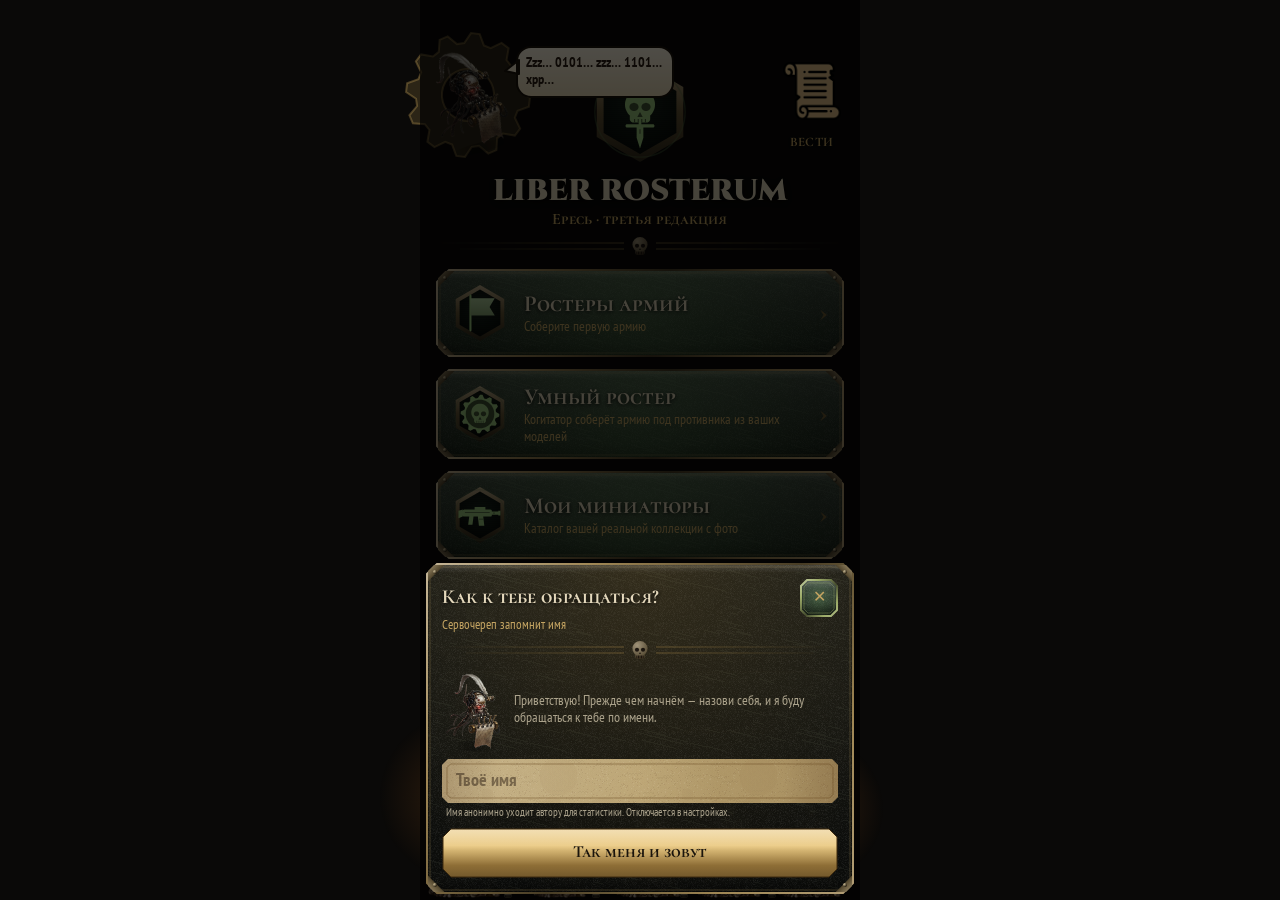
<file: index.html>
<!doctype html>
<html lang="ru">
<head>
<meta charset="utf-8">
<meta name="viewport" content="width=device-width, initial-scale=1, viewport-fit=cover, user-scalable=no">
<title>Liber Rosterum</title>
<!-- С главного экрана — как отдельное приложение, без панелей Safari -->
<link rel="manifest" href="manifest.webmanifest">
<link rel="apple-touch-icon" href="icons/icon-180.png">
<meta name="apple-mobile-web-app-capable" content="yes">
<meta name="mobile-web-app-capable" content="yes">
<meta name="apple-mobile-web-app-status-bar-style" content="black-translucent">
<meta name="apple-mobile-web-app-title" content="Liber Rosterum">
<meta name="theme-color" content="#0A0908">
<style>
  /* Страница закреплена на экране: iOS Safari иначе прокручивает её и сдвигает меню вверх */
  html, body { margin: 0; width: 100%; height: 100%; position: fixed; inset: 0; background: #0A0908; overflow: hidden; overscroll-behavior: none; touch-action: none; }
  /* Холст тоже закреплён: без этого на iPhone он уезжает вверх под системную строку */
  canvas { position: fixed; left: 0; top: 0; display: block; touch-action: none; user-select: none; -webkit-user-select: none; }
</style>
</head>
<body>
<canvas id="c"></canvas>
<input id="lrin" type="text" autocomplete="off" autocorrect="off" style="position:fixed;display:none;z-index:5;box-sizing:border-box;margin:0;border:1px solid #C9A55A;background:#F1E4C2;color:#2B1E12;font:18px sans-serif;padding:6px 10px;outline:none;">
<textarea id="lrta" autocomplete="off" style="position:fixed;display:none;z-index:5;box-sizing:border-box;margin:0;border:1px solid #C9A55A;background:#F1E4C2;color:#2B1E12;font:18px sans-serif;padding:6px 10px;outline:none;resize:none;"></textarea>
<script>
  // Безопасная зона (вырез, системная строка, полоса индикатора): меню сдвигается внутрь (см. lrshim.Shell)
  window.LRINSET = { top: 0, right: 0, bottom: 0, left: 0 };
  (function () {
    var probe = document.createElement('div');
    probe.style.cssText = 'position:fixed;left:0;top:0;width:0;height:0;visibility:hidden;pointer-events:none;' +
      'padding:env(safe-area-inset-top) env(safe-area-inset-right) env(safe-area-inset-bottom) env(safe-area-inset-left);';
    document.body.appendChild(probe);
    function measureInsets() {
      var cs = getComputedStyle(probe);
      window.LRINSET = {
        top: parseFloat(cs.paddingTop) || 0,
        right: parseFloat(cs.paddingRight) || 0,
        bottom: parseFloat(cs.paddingBottom) || 0,
        left: parseFloat(cs.paddingLeft) || 0
      };
    }
    measureInsets();
    window.addEventListener('resize', measureInsets);
    window.addEventListener('orientationchange', measureInsets);
  })();
  // Поле ввода подложки: нативный input на месте поля в канвасе (см. android.widget.EditText)
  window.lrEdit = function (x, y, w, h, value, hint, onText, onDone, multi) {
    var el = document.getElementById(multi ? 'lrta' : 'lrin');
    el.style.display = 'block';
    el.style.left = x + 'px';
    el.style.top = y + 'px';
    el.style.width = w + 'px';
    el.style.height = (multi ? Math.max(h, 96) : h) + 'px';
    el.value = value;
    el.placeholder = hint;
    el.oninput = function () { onText(el.value); };
    el.onkeydown = function (e) { if (e.key === (multi ? 'Escape' : 'Enter')) el.blur(); };
    el.onblur = function () {
      el.style.display = 'none';
      el.oninput = el.onblur = el.onkeydown = null;
      onDone();
    };
    el.focus();
  };
</script>
<div id="boot" style="position:fixed;left:0;right:0;top:45%;text-align:center;color:#C9A55A;font:16px sans-serif;padding:0 16px;">Загрузка…</div>
<script src="js/assets.js"></script>
<script src="js/books.js"></script>
<script src="js/photos.js"></script>
<script src="js/feeds.js"></script>
<script src="js/heraldmap.js"></script>
<script src="js/herald.js"></script>
<script src="js/engine.js"></script>
<script src="js/bsdata.js"></script>
<script>
(function () {
  // Подложка android.* рисует на этом холсте (см. full/NOTES.md)
  window.LRCANVAS = document.getElementById('c');
  window.LRIMG = {};
  // TeaVM без модулей: main — функция движка; она регистрирует запуск (lrStart)
  if (typeof main === 'function') main([]);

  // Шрифты из Android-ассетов под семействами, которые ждёт android.graphics.Typeface
  var fonts = [
    ['LRCinzel900', 'fonts/Cinzel-900.ttf'],
    ['LRCinzel700', 'fonts/Cinzel-700.ttf'],
    ['LRCormorant', 'fonts/CormorantSC-Bold.ttf'],
    ['LRPTBold', 'fonts/PT_Sans-Narrow-Web-Bold.ttf'],
    ['LRPTRegular', 'fonts/PT_Sans-Narrow-Web-Regular.ttf']
  ];
  var waits = fonts.map(function (f) {
    var ff = new FontFace(f[0], 'url(' + f[1] + ')');
    document.fonts.add(ff);
    return ff.load().catch(function () { });
  });
  // Картинки грузим заранее: android.graphics.BitmapFactory работает синхронно
  window.LR_ASSETS.forEach(function (p) {
    waits.push(new Promise(function (ok) {
      var im = new Image();
      im.onload = function () { window.LRIMG[p] = im; ok(); };
      im.onerror = function () { ok(); };
      im.src = p;
    }));
  });
  // Текстовые ассеты (фразы сервочерепа): lrshim.Assets читает их синхронно
  window.LRTEXT = {};
  window.LR_TEXT.forEach(function (name) {
    waits.push(fetch('assets/' + name).then(function (r) { return r.text(); }).then(function (t) {
      window.LRTEXT[name] = t;
    }).catch(function () { }));
  });
  // Фото миниатюр лежат в IndexedDB (web/js/photos.js); старые из localStorage переезжают туда же.
  // Кадры грузим в LRIMG под путём photo:<ключ>
  waits.push(window.lrPhotos.loadAll());

  // Касания → подложка: 0 вниз, 1 движение, 2 вверх, 3 отмена, 4 колесо, 5 щипок (коэффициент в window.lrPinchF), 6 конец щипка
  var el = window.LRCANVAS, down = false, pts = {}, pinching = false, ignore = false, d0 = 1;
  function send(kind, e) {
    if (!window.lrPtr) return;
    var r = el.getBoundingClientRect();
    window.lrPtr(kind, e.clientX - r.left, e.clientY - r.top);
  }
  function pinch(kind, x, y, f) {
    if (!window.lrPtr) return;
    var r = el.getBoundingClientRect();
    window.lrPinchF = f;
    window.lrPtr(kind, x - r.left, y - r.top);
  }
  function two() {
    var k = Object.keys(pts), a = pts[k[0]], b = pts[k[1]];
    return { x: (a.x + b.x) / 2, y: (a.y + b.y) / 2, d: Math.max(1, Math.hypot(a.x - b.x, a.y - b.y)) };
  }
  el.addEventListener('pointerdown', function (e) {
    down = true;
    pts[e.pointerId] = { x: e.clientX, y: e.clientY };
    if (Object.keys(pts).length === 2) { pinching = true; d0 = two().d; return; }
    if (Object.keys(pts).length > 2 || ignore) return;
    send(0, e);
  });
  el.addEventListener('pointermove', function (e) {
    if (pts[e.pointerId]) pts[e.pointerId] = { x: e.clientX, y: e.clientY };
    if (pinching) {
      if (Object.keys(pts).length < 2) return;
      var t = two();
      pinch(5, t.x, t.y, t.d / d0);
      d0 = t.d;
      return;
    }
    if (!ignore) send(1, e);
  });
  el.addEventListener('wheel', function (e) {
    if (!window.lrPtr) return;
    e.preventDefault();
    if (e.ctrlKey) { pinch(5, e.clientX, e.clientY, Math.exp(-e.deltaY * 0.01)); pinch(6, e.clientX, e.clientY, 1); return; }
    window.lrPtr(4, 0, e.deltaY);
  }, { passive: false });
  function end(kind, e) {
    delete pts[e.pointerId];
    var n = Object.keys(pts).length;
    if (pinching) {
      if (n < 2) { pinching = false; ignore = true; pinch(6, e.clientX, e.clientY, 1); send(2, e); }
    } else if (!ignore) {
      send(kind, e);
    }
    if (n === 0) { down = false; ignore = false; }
  }
  el.addEventListener('pointerup', function (e) { end(2, e); });
  el.addEventListener('pointercancel', function (e) { end(3, e); });

  function status(t) { var el = document.getElementById('boot'); if (el) el.textContent = t; }
  Promise.all(waits).then(function () {
    status('Каталоги BSData…');
    return window.lrLoadData();
  }).catch(function (e) {
    // без сети и без кеша — играем без каталогов (фракции пустые)
    status('Каталоги не загружены: ' + e.message);
    window.LRDATA = null;
  }).then(function () {
    var el = document.getElementById('boot');
    if (el) el.style.display = 'none';
    if (window.lrStart) window.lrStart();
  });
})();
// ?diag — замеры экрана поверх интерфейса: понять, почему что-то не так на конкретном телефоне
if (/[?&]diag/.test(location.search)) {
  (function () {
    var box = document.createElement('div');
    box.style.cssText = 'position:fixed;left:8px;right:8px;top:64px;z-index:9;padding:8px;background:#000c;color:#7f7;font:13px monospace;white-space:pre-wrap;pointer-events:none;';
    document.body.appendChild(box);
    setInterval(function () {
      var c = window.LRCANVAS, v = window.visualViewport, r = c.getBoundingClientRect(), i = window.LRINSET;
      box.textContent = 'dpr ' + window.devicePixelRatio + '\ncanvas ' + c.width + 'x' + c.height + '\ncss ' + r.width + 'x' + r.height + ' top ' + r.top + ' scrollY ' + window.scrollY +
        '\ninner ' + window.innerWidth + 'x' + window.innerHeight + '\nvv ' + (v ? v.width + 'x' + v.height + ' scale ' + v.scale : '-') +
        '\ninset ' + i.top + ' ' + i.bottom + '\nstandalone ' + (window.navigator.standalone === true);
    }, 500);
  })();
}
</script>
</body>
</html>
</file>
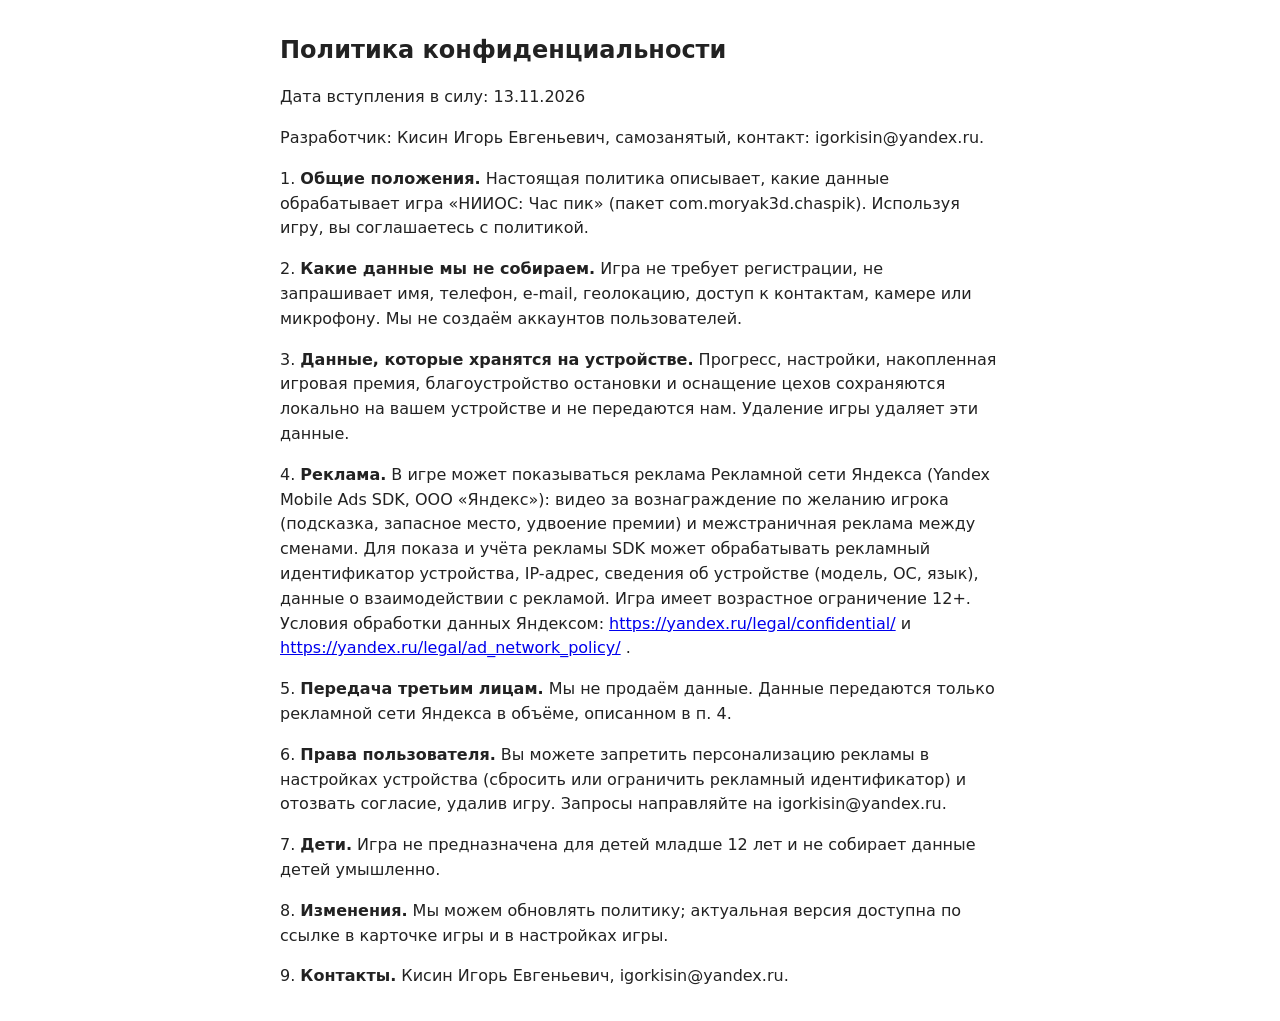
<file: privacy/chaspik/index.html>
<!doctype html><html lang="ru"><head><meta charset="utf-8"><meta name="viewport" content="width=device-width,initial-scale=1"><title>Политика конфиденциальности: НИИОС: Час пик</title><style>body{font:16px/1.55 system-ui,sans-serif;max-width:720px;margin:2rem auto;padding:0 16px;color:#222}h1{font-size:1.5rem}</style></head><body>
<h1>Политика конфиденциальности</h1>
<p>Дата вступления в силу: 13.11.2026</p>
<p>Разработчик: Кисин Игорь Евгеньевич, самозанятый, контакт: igorkisin@yandex.ru.</p>
<p>1. <strong>Общие положения.</strong> Настоящая политика описывает, какие данные обрабатывает игра &#171;НИИОС: Час пик&#187; (пакет com.moryak3d.chaspik). Используя игру, вы соглашаетесь с политикой.</p>
<p>2. <strong>Какие данные мы не собираем.</strong> Игра не требует регистрации, не запрашивает имя, телефон, e-mail, геолокацию, доступ к контактам, камере или микрофону. Мы не создаём аккаунтов пользователей.</p>
<p>3. <strong>Данные, которые хранятся на устройстве.</strong> Прогресс, настройки, накопленная игровая премия, благоустройство остановки и оснащение цехов сохраняются локально на вашем устройстве и не передаются нам. Удаление игры удаляет эти данные.</p>
<p>4. <strong>Реклама.</strong> В игре может показываться реклама Рекламной сети Яндекса (Yandex Mobile Ads SDK, ООО &#171;Яндекс&#187;): видео за вознаграждение по желанию игрока (подсказка, запасное место, удвоение премии) и межстраничная реклама между сменами. Для показа и учёта рекламы SDK может обрабатывать рекламный идентификатор устройства, IP-адрес, сведения об устройстве (модель, ОС, язык), данные о взаимодействии с рекламой. Игра имеет возрастное ограничение 12+. Условия обработки данных Яндексом: <a href="https://yandex.ru/legal/confidential/">https://yandex.ru/legal/confidential/</a> и <a href="https://yandex.ru/legal/ad_network_policy/">https://yandex.ru/legal/ad_network_policy/</a> .</p>
<p>5. <strong>Передача третьим лицам.</strong> Мы не продаём данные. Данные передаются только рекламной сети Яндекса в объёме, описанном в п. 4.</p>
<p>6. <strong>Права пользователя.</strong> Вы можете запретить персонализацию рекламы в настройках устройства (сбросить или ограничить рекламный идентификатор) и отозвать согласие, удалив игру. Запросы направляйте на igorkisin@yandex.ru.</p>
<p>7. <strong>Дети.</strong> Игра не предназначена для детей младше 12 лет и не собирает данные детей умышленно.</p>
<p>8. <strong>Изменения.</strong> Мы можем обновлять политику; актуальная версия доступна по ссылке в карточке игры и в настройках игры.</p>
<p>9. <strong>Контакты.</strong> Кисин Игорь Евгеньевич, igorkisin@yandex.ru.</p>
</body></html>
</file>
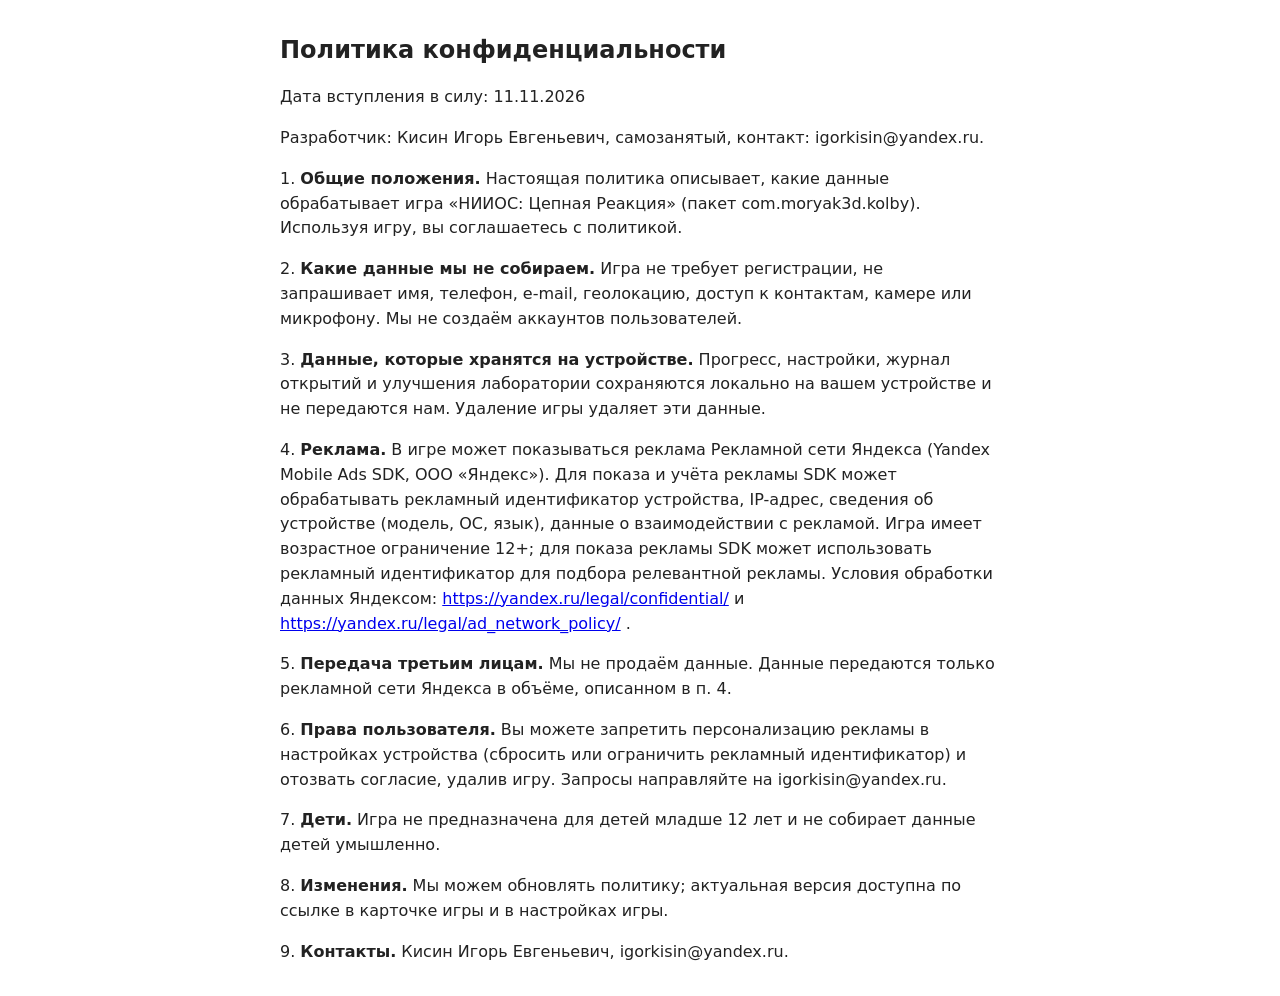
<file: privacy/kolby/index.html>
<!doctype html><html lang="ru"><head><meta charset="utf-8"><meta name="viewport" content="width=device-width,initial-scale=1"><title>Политика конфиденциальности: НИИОС: Цепная Реакция</title><style>body{font:16px/1.55 system-ui,sans-serif;max-width:720px;margin:2rem auto;padding:0 16px;color:#222}h1{font-size:1.5rem}</style></head><body>
<h1>Политика конфиденциальности</h1>
<p>Дата вступления в силу: 11.11.2026</p>
<p>Разработчик: Кисин Игорь Евгеньевич, самозанятый, контакт: igorkisin@yandex.ru.</p>
<p>1. <strong>Общие положения.</strong> Настоящая политика описывает, какие данные обрабатывает игра &#171;НИИОС: Цепная Реакция&#187; (пакет com.moryak3d.kolby). Используя игру, вы соглашаетесь с политикой.</p>
<p>2. <strong>Какие данные мы не собираем.</strong> Игра не требует регистрации, не запрашивает имя, телефон, e-mail, геолокацию, доступ к контактам, камере или микрофону. Мы не создаём аккаунтов пользователей.</p>
<p>3. <strong>Данные, которые хранятся на устройстве.</strong> Прогресс, настройки, журнал открытий и улучшения лаборатории сохраняются локально на вашем устройстве и не передаются нам. Удаление игры удаляет эти данные.</p>
<p>4. <strong>Реклама.</strong> В игре может показываться реклама Рекламной сети Яндекса (Yandex Mobile Ads SDK, ООО &#171;Яндекс&#187;). Для показа и учёта рекламы SDK может обрабатывать рекламный идентификатор устройства, IP-адрес, сведения об устройстве (модель, ОС, язык), данные о взаимодействии с рекламой. Игра имеет возрастное ограничение 12+; для показа рекламы SDK может использовать рекламный идентификатор для подбора релевантной рекламы. Условия обработки данных Яндексом: <a href="https://yandex.ru/legal/confidential/">https://yandex.ru/legal/confidential/</a> и <a href="https://yandex.ru/legal/ad_network_policy/">https://yandex.ru/legal/ad_network_policy/</a> .</p>
<p>5. <strong>Передача третьим лицам.</strong> Мы не продаём данные. Данные передаются только рекламной сети Яндекса в объёме, описанном в п. 4.</p>
<p>6. <strong>Права пользователя.</strong> Вы можете запретить персонализацию рекламы в настройках устройства (сбросить или ограничить рекламный идентификатор) и отозвать согласие, удалив игру. Запросы направляйте на igorkisin@yandex.ru.</p>
<p>7. <strong>Дети.</strong> Игра не предназначена для детей младше 12 лет и не собирает данные детей умышленно.</p>
<p>8. <strong>Изменения.</strong> Мы можем обновлять политику; актуальная версия доступна по ссылке в карточке игры и в настройках игры.</p>
<p>9. <strong>Контакты.</strong> Кисин Игорь Евгеньевич, igorkisin@yandex.ru.</p>
</body></html>
</file>
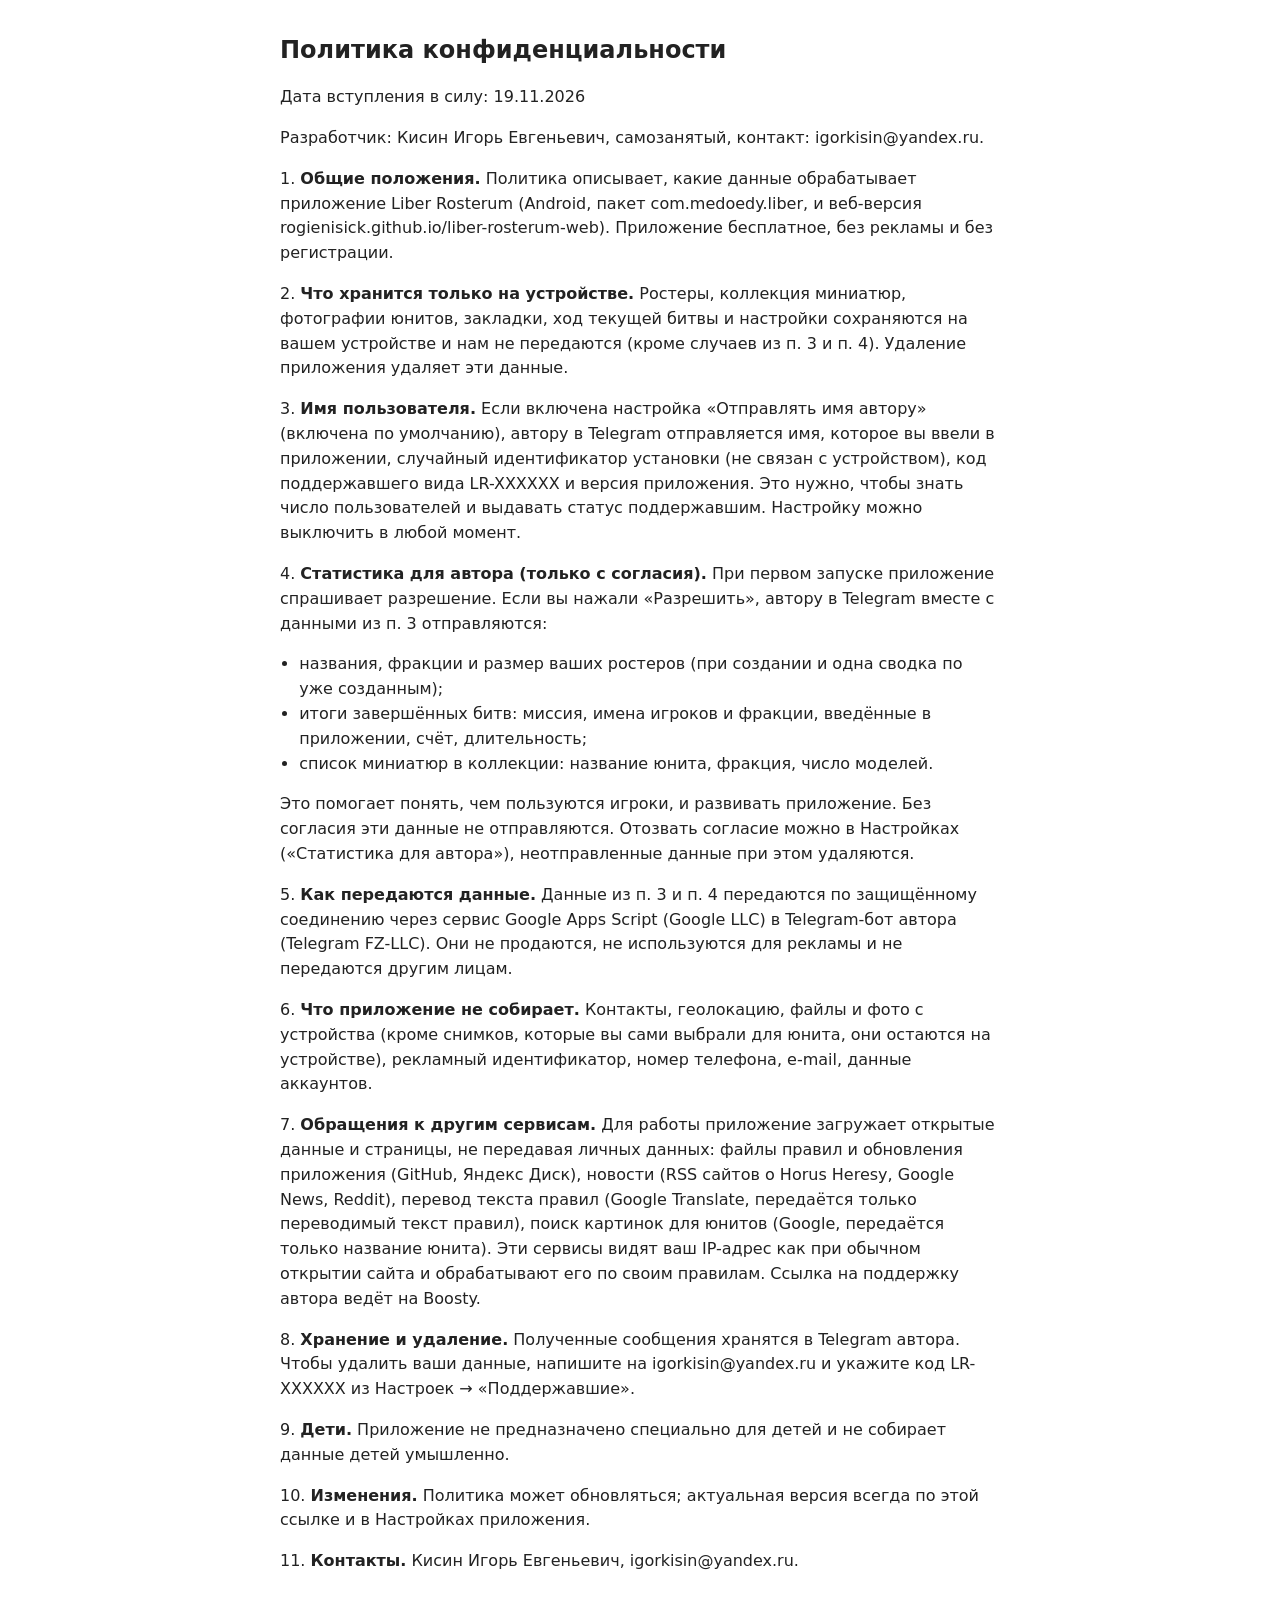
<file: privacy/liber-rosterum/index.html>
<!doctype html><html lang="ru"><head><meta charset="utf-8"><meta name="viewport" content="width=device-width,initial-scale=1"><title>Политика конфиденциальности: Liber Rosterum</title><style>body{font:16px/1.55 system-ui,sans-serif;max-width:720px;margin:2rem auto;padding:0 16px;color:#222;background:#fff}h1{font-size:1.5rem}ul{padding-left:1.2rem}</style></head><body>
<h1>Политика конфиденциальности</h1>
<p>Дата вступления в силу: 19.11.2026</p>
<p>Разработчик: Кисин Игорь Евгеньевич, самозанятый, контакт: igorkisin@yandex.ru.</p>
<p>1. <strong>Общие положения.</strong> Политика описывает, какие данные обрабатывает приложение Liber Rosterum (Android, пакет com.medoedy.liber, и веб-версия rogienisick.github.io/liber-rosterum-web). Приложение бесплатное, без рекламы и без регистрации.</p>
<p>2. <strong>Что хранится только на устройстве.</strong> Ростеры, коллекция миниатюр, фотографии юнитов, закладки, ход текущей битвы и настройки сохраняются на вашем устройстве и нам не передаются (кроме случаев из п. 3 и п. 4). Удаление приложения удаляет эти данные.</p>
<p>3. <strong>Имя пользователя.</strong> Если включена настройка &#171;Отправлять имя автору&#187; (включена по умолчанию), автору в Telegram отправляется имя, которое вы ввели в приложении, случайный идентификатор установки (не связан с устройством), код поддержавшего вида LR-XXXXXX и версия приложения. Это нужно, чтобы знать число пользователей и выдавать статус поддержавшим. Настройку можно выключить в любой момент.</p>
<p>4. <strong>Статистика для автора (только с согласия).</strong> При первом запуске приложение спрашивает разрешение. Если вы нажали &#171;Разрешить&#187;, автору в Telegram вместе с данными из п. 3 отправляются:</p>
<ul>
<li>названия, фракции и размер ваших ростеров (при создании и одна сводка по уже созданным);</li>
<li>итоги завершённых битв: миссия, имена игроков и фракции, введённые в приложении, счёт, длительность;</li>
<li>список миниатюр в коллекции: название юнита, фракция, число моделей.</li>
</ul>
<p>Это помогает понять, чем пользуются игроки, и развивать приложение. Без согласия эти данные не отправляются. Отозвать согласие можно в Настройках (&#171;Статистика для автора&#187;), неотправленные данные при этом удаляются.</p>
<p>5. <strong>Как передаются данные.</strong> Данные из п. 3 и п. 4 передаются по защищённому соединению через сервис Google Apps Script (Google LLC) в Telegram-бот автора (Telegram FZ-LLC). Они не продаются, не используются для рекламы и не передаются другим лицам.</p>
<p>6. <strong>Что приложение не собирает.</strong> Контакты, геолокацию, файлы и фото с устройства (кроме снимков, которые вы сами выбрали для юнита, они остаются на устройстве), рекламный идентификатор, номер телефона, e-mail, данные аккаунтов.</p>
<p>7. <strong>Обращения к другим сервисам.</strong> Для работы приложение загружает открытые данные и страницы, не передавая личных данных: файлы правил и обновления приложения (GitHub, Яндекс Диск), новости (RSS сайтов о Horus Heresy, Google News, Reddit), перевод текста правил (Google Translate, передаётся только переводимый текст правил), поиск картинок для юнитов (Google, передаётся только название юнита). Эти сервисы видят ваш IP-адрес как при обычном открытии сайта и обрабатывают его по своим правилам. Ссылка на поддержку автора ведёт на Boosty.</p>
<p>8. <strong>Хранение и удаление.</strong> Полученные сообщения хранятся в Telegram автора. Чтобы удалить ваши данные, напишите на igorkisin@yandex.ru и укажите код LR-XXXXXX из Настроек &#8594; &#171;Поддержавшие&#187;.</p>
<p>9. <strong>Дети.</strong> Приложение не предназначено специально для детей и не собирает данные детей умышленно.</p>
<p>10. <strong>Изменения.</strong> Политика может обновляться; актуальная версия всегда по этой ссылке и в Настройках приложения.</p>
<p>11. <strong>Контакты.</strong> Кисин Игорь Евгеньевич, igorkisin@yandex.ru.</p>
</body></html>
</file>
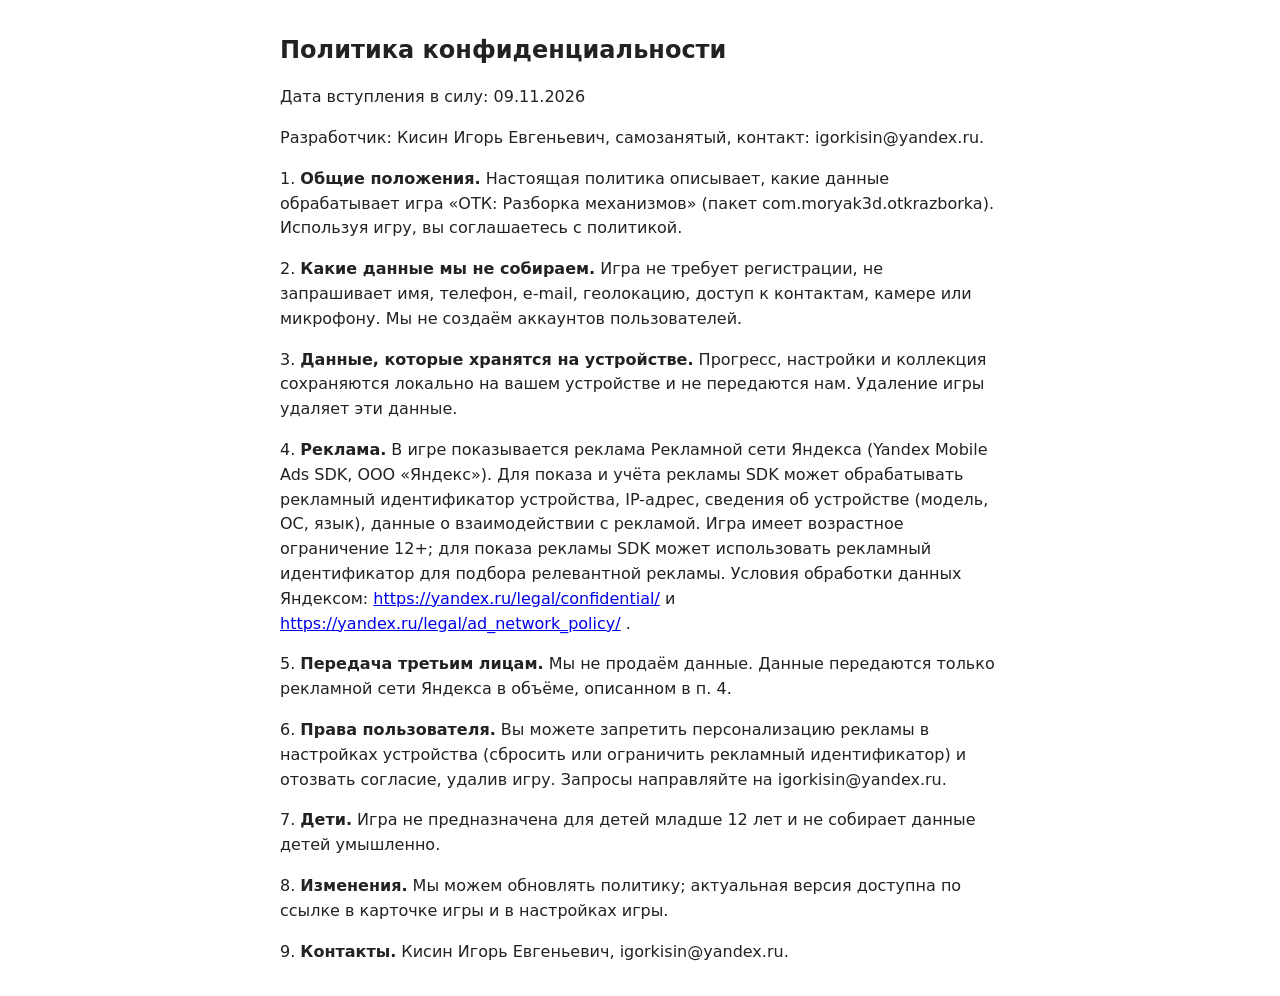
<file: privacy/otk-razborka/index.html>
<!doctype html><html lang="ru"><head><meta charset="utf-8"><meta name="viewport" content="width=device-width,initial-scale=1"><title>Политика конфиденциальности: ОТК: Разборка механизмов</title><style>body{font:16px/1.55 system-ui,sans-serif;max-width:720px;margin:2rem auto;padding:0 16px;color:#222}h1{font-size:1.5rem}</style></head><body>
<h1>Политика конфиденциальности</h1>
<p>Дата вступления в силу: 09.11.2026</p>
<p>Разработчик: Кисин Игорь Евгеньевич, самозанятый, контакт: igorkisin@yandex.ru.</p>
<p>1. <strong>Общие положения.</strong> Настоящая политика описывает, какие данные обрабатывает игра &#171;ОТК: Разборка механизмов&#187; (пакет com.moryak3d.otkrazborka). Используя игру, вы соглашаетесь с политикой.</p>
<p>2. <strong>Какие данные мы не собираем.</strong> Игра не требует регистрации, не запрашивает имя, телефон, e-mail, геолокацию, доступ к контактам, камере или микрофону. Мы не создаём аккаунтов пользователей.</p>
<p>3. <strong>Данные, которые хранятся на устройстве.</strong> Прогресс, настройки и коллекция сохраняются локально на вашем устройстве и не передаются нам. Удаление игры удаляет эти данные.</p>
<p>4. <strong>Реклама.</strong> В игре показывается реклама Рекламной сети Яндекса (Yandex Mobile Ads SDK, ООО &#171;Яндекс&#187;). Для показа и учёта рекламы SDK может обрабатывать рекламный идентификатор устройства, IP-адрес, сведения об устройстве (модель, ОС, язык), данные о взаимодействии с рекламой. Игра имеет возрастное ограничение 12+; для показа рекламы SDK может использовать рекламный идентификатор для подбора релевантной рекламы. Условия обработки данных Яндексом: <a href="https://yandex.ru/legal/confidential/">https://yandex.ru/legal/confidential/</a> и <a href="https://yandex.ru/legal/ad_network_policy/">https://yandex.ru/legal/ad_network_policy/</a> .</p>
<p>5. <strong>Передача третьим лицам.</strong> Мы не продаём данные. Данные передаются только рекламной сети Яндекса в объёме, описанном в п. 4.</p>
<p>6. <strong>Права пользователя.</strong> Вы можете запретить персонализацию рекламы в настройках устройства (сбросить или ограничить рекламный идентификатор) и отозвать согласие, удалив игру. Запросы направляйте на igorkisin@yandex.ru.</p>
<p>7. <strong>Дети.</strong> Игра не предназначена для детей младше 12 лет и не собирает данные детей умышленно.</p>
<p>8. <strong>Изменения.</strong> Мы можем обновлять политику; актуальная версия доступна по ссылке в карточке игры и в настройках игры.</p>
<p>9. <strong>Контакты.</strong> Кисин Игорь Евгеньевич, igorkisin@yandex.ru.</p>
</body></html>
</file>
